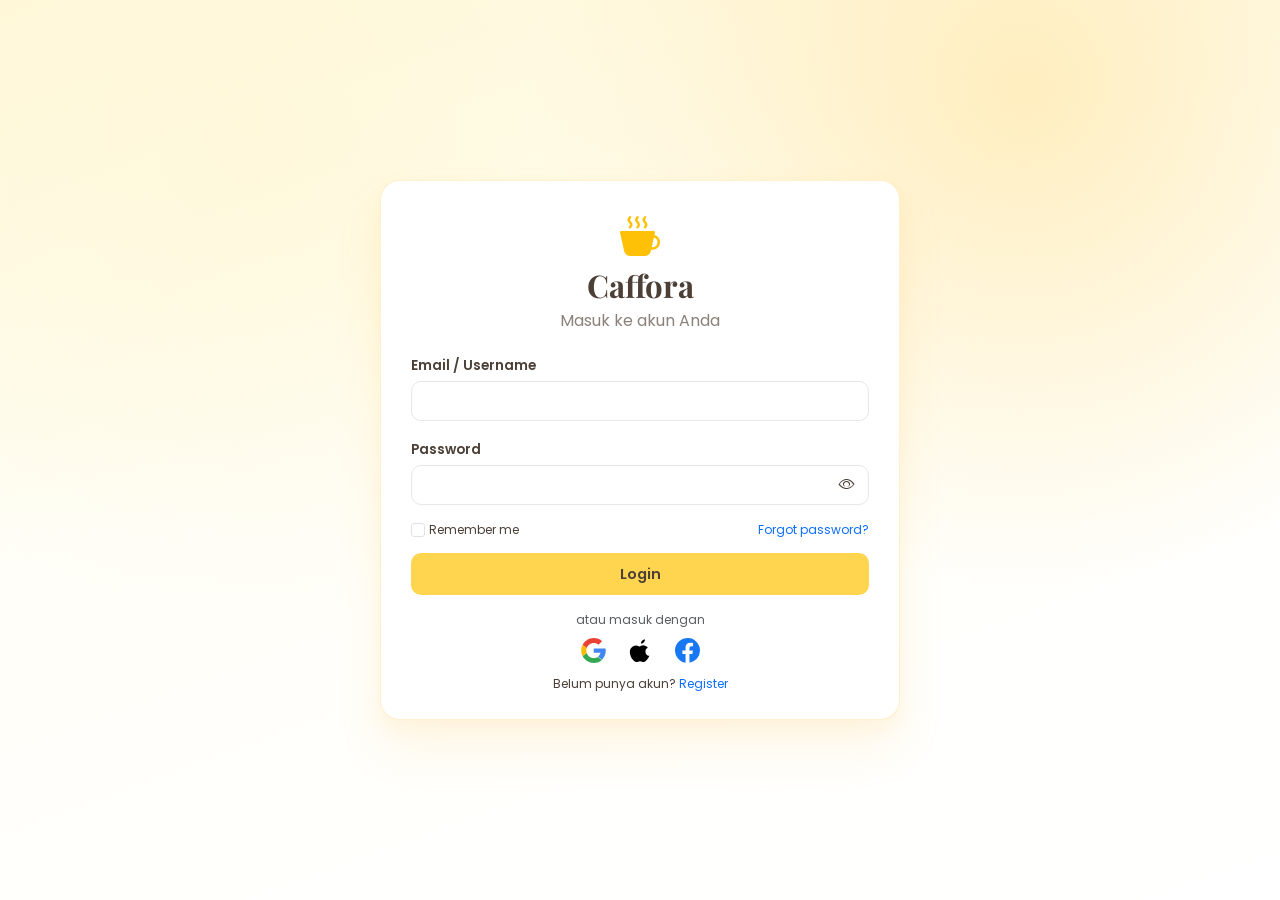
<file: public/login.html>
<!DOCTYPE html>
<html lang="id">
  <head>
    <meta charset="utf-8" />
    <title>Caffora — Login</title>
    <meta name="viewport" content="width=device-width, initial-scale=1" />

    <!-- Fallback security metas (utama tetap dari .htaccess) -->
    <meta http-equiv="Content-Security-Policy" content="upgrade-insecure-requests; default-src 'self' https: data: 'unsafe-inline' 'unsafe-eval'">
    <meta http-equiv="Strict-Transport-Security" content="max-age=31536000; includeSubDomains">
    <meta http-equiv="Referrer-Policy" content="strict-origin-when-cross-origin">
    <meta http-equiv="X-Content-Type-Options" content="nosniff">
    <meta http-equiv="X-Frame-Options" content="SAMEORIGIN">
    <meta http-equiv="X-XSS-Protection" content="1; mode=block">
    <meta http-equiv="Permissions-Policy" content="geolocation=(), microphone=(), camera=()">

    <!-- Fonts & Bootstrap -->
    <link href="https://fonts.googleapis.com/css2?family=Playfair+Display:wght@600;700&family=Poppins:wght@400;500;600&display=swap" rel="stylesheet"/>
    <link href="https://cdn.jsdelivr.net/npm/bootstrap@5.3.3/dist/css/bootstrap.min.css" rel="stylesheet"/>
    <link href="https://cdn.jsdelivr.net/npm/bootstrap-icons@1.11.3/font/bootstrap-icons.css" rel="stylesheet"/>

    <style>
      :root{ --gold:#ffd54f; --brown:#4b3f36; --muted:#8b8179; --border-soft:#e5e7eb; }
      body{
        font-family:"Poppins",sans-serif; margin:0; color:var(--brown);
        background:
          radial-gradient(circle at 20% 15%,rgba(255,248,219,.9) 0,rgba(255,248,219,0) 38%),
          radial-gradient(circle at 80% 10%,rgba(255,236,185,.9) 0,rgba(255,236,185,0) 38%),
          linear-gradient(160deg,#fff7d5 0%,#fffef8 42%,#ffffff 100%);
        min-height:100vh;
      }
      .login-wrap{ min-height:100vh; display:flex; justify-content:center; align-items:center; padding:16px; }
      .login-card{
        width:100%; max-width:520px; background:#fff; border-radius:20px;
        border:1px solid rgba(255,214,114,.35);
        box-shadow:0 28px 45px rgba(255,191,73,.12),0 8px 18px rgba(255,191,73,.08);
        padding:26px 30px 20px;
      }
      .header-brand{ text-align:center; margin-bottom:20px; }
      .header-brand .brand{ font-family:"Playfair Display",serif; font-weight:700; font-size:1.95rem; color:var(--brown); }
      .muted{ color:var(--muted); }

      .form-label{ font-size:13.5px; font-weight:600; margin-bottom:5px; }
      .form-control{ height:40px; border-radius:10px; border:1px solid var(--border-soft); font-size:14px; padding:0 14px; }
      .form-control:focus{ border-color:rgba(255,211,95,.9); box-shadow:none; }

      .pw-wrap{ position:relative; }
      .pw-toggle{
        position:absolute; right:10px; top:50%; transform:translateY(-50%);
        background:transparent; border:none; width:24px; height:24px; display:flex; align-items:center; justify-content:center; color:var(--brown); cursor:pointer;
      }

      .mb-field{ margin-bottom:16px; }
      .form-inline-row{ display:flex; justify-content:space-between; align-items:center; margin-bottom:14px; font-size:12px; }

      .link-inline{ color:#0d6efd; text-decoration:none; font-size:12px; }
      .link-inline:hover{ text-decoration:underline; }

      .btn-brand{
        width:100%; height:42px; border-radius:10px; border:none;
        background:var(--gold); color:var(--brown); font-weight:600; font-size:.9rem;
      }
      .btn-brand:hover{ background:#ffe082; }

      .social-row{ display:flex; justify-content:center; gap:22px; }
      small{ font-size:12px; }

      @media (max-width:768px){
        body{ background:#fff; }
        .login-wrap{ min-height:100vh; display:flex; justify-content:center; align-items:center; padding-top:12px; padding-bottom:20px; }
        .login-card{ background:transparent; border:none; box-shadow:none; border-radius:0; max-width:360px; width:100%; margin:0 auto; padding:0 16px 16px; }
        .header-brand{ margin-bottom:18px; }
        .btn-brand{ border-radius:12px; }
      }
    </style>
  </head>
  <body>
    <div class="login-wrap">
      <div class="login-card">
        <div class="header-brand">
          <i class="bi bi-cup-hot-fill fs-1 text-warning"></i>
          <h2 class="brand mb-1">Caffora</h2>
          <p class="muted mb-0">Masuk ke akun Anda</p>
        </div>

        <!-- FIX: action SELALU ke /auth/login (direwrite ke backend/login.php oleh .htaccess) -->
        <form id="loginForm" action="/auth/login" method="post" autocomplete="off" novalidate>
          <div class="mb-field">
            <label for="identity" class="form-label">Email / Username</label>
            <input type="text" id="identity" name="identity" class="form-control" required />
          </div>

          <div class="mb-field">
            <label for="password" class="form-label">Password</label>
            <div class="pw-wrap">
              <input type="password" id="password" name="password" class="form-control" required />
              <button type="button" class="pw-toggle" id="togglePwBtn" aria-label="Tampilkan password">
                <i id="eyeIcon" class="bi bi-eye"></i>
              </button>
            </div>
          </div>

          <div class="form-inline-row">
            <label class="d-flex align-items-center gap-1 mb-0">
              <input type="checkbox" name="remember" class="form-check-input m-0" style="width:14px;height:14px" />
              <span>Remember me</span>
            </label>
            <a href="#" class="link-inline">Forgot password?</a>
          </div>

          <button type="submit" class="btn-brand mb-2">Login</button>
        </form>

        <div class="text-center text-muted mt-2 mb-2" style="font-size:12px">
          atau masuk dengan
        </div>

        <div class="social-row mb-2">
          <!-- Google -->
          <a href="#" aria-label="Login dengan Google" title="Google">
            <svg xmlns="http://www.w3.org/2000/svg" width="25" height="25" viewBox="0 0 533.5 544.3" role="img">
              <path fill="#4285F4" d="M533.5 278.4c0-17.4-1.6-34.1-4.6-50.4H272.1v95.3h146.9c-6.3 33.7-25.2 62.3-53.6 81.5l86.6 67.3c50.5-46.6 81.5-115.2 81.5-193.7z"/>
              <path fill="#34A853" d="M272.1 544.3c72.9 0 134.1-24.1 178.8-65.5l-86.6-67.3c-24 16.1-54.8 25.6-92.2 25.6-70.9 0-131-47.9-152.6-112.1l-89.7 69.3c44.5 88.1 135.6 150 242.3 150z"/>
              <path fill="#FBBC05" d="M119.5 324.9c-5.6-16.8-8.8-34.7-8.8-53s3.2-36.2 8.8-53l-89.7-69.3C10.6 181.1 0 226.8 0 271.9s10.6 90.8 29.8 122.3l89.7-69.3z"/>
              <path fill="#EA4335" d="M272.1 107.3c39.7 0 75.3 13.7 103.3 40.6l77.5-77.5C406.1 24.8 345 0 272.1 0 165.4 0 74.3 61.9 29.8 149.6l89.7 69.3c21.6-64.2 81.7-111.6 152.6-111.6z"/>
            </svg>
          </a>

          <!-- Apple -->
          <a href="#" aria-label="Login dengan Apple" title="Apple">
            <svg xmlns="http://www.w3.org/2000/svg" width="25" height="25" viewBox="0 0 24 24" role="img" fill="#000">
              <path d="M16.365 1.43c0 1-.41 1.98-1.07 2.7-.69.76-1.84 1.34-2.85 1.24-.13-1.06.46-2.1 1.11-2.77.73-.75 1.99-1.3 2.81-1.17zM20.53 17.08c-.46 1.07-1.01 2.12-1.8 3.16-.96 1.25-2.16 2.8-3.74 2.83-1.4.03-1.85-.82-3.43-.82-1.58 0-2.07.8-3.46.85-1.59.06-2.8-1.35-3.77-2.59-2.06-2.62-3.65-7.41-1.52-10.64 1.08-1.66 2.9-2.71 4.92-2.74 1.53-.03 2.97 1.02 3.43 1.02.46 0 2.38-1.26 4.01-1.07.68.03 2.59.28 3.82 2.16-3.36 1.78-2.83 6.41.54 7.83z"/>
            </svg>
          </a>

          <!-- Facebook -->
          <a href="#" aria-label="Login dengan Facebook" title="Facebook">
            <svg xmlns="http://www.w3.org/2000/svg" width="25" height="25" viewBox="0 0 24 24" role="img">
              <path fill="#1877F2" d="M24 12a12 12 0 1 0-13.875 11.85v-8.385H7.077V12h3.048V9.356c0-3.012 1.793-4.687 4.533-4.687 1.312 0 2.686.235 2.686.235v2.953h-1.514c-1.494 0-1.96.929-1.96 1.883V12h3.328l-.532 3.465h-2.796v8.385A12.002 12.002 0 0 0 24 12"/>
            </svg>
          </a>
        </div>

        <div class="text-center mt-1 mb-1">
          <small>Belum punya akun? <a href="/register" class="link-inline">Register</a></small>
        </div>
      </div>
    </div>

    <script>
      // Toggle password — tidak ada logika yang mengubah action form
      (function(){
        const pw = document.getElementById("password");
        const btn = document.getElementById("togglePwBtn");
        const ic  = document.getElementById("eyeIcon");
        btn.addEventListener("click", () => {
          const show = pw.type === "password";
          pw.type = show ? "text" : "password";
          ic.classList.toggle("bi-eye", !show);
          ic.classList.toggle("bi-eye-slash", show);
        });
      })();
    </script>
  </body>
</html>
</file>
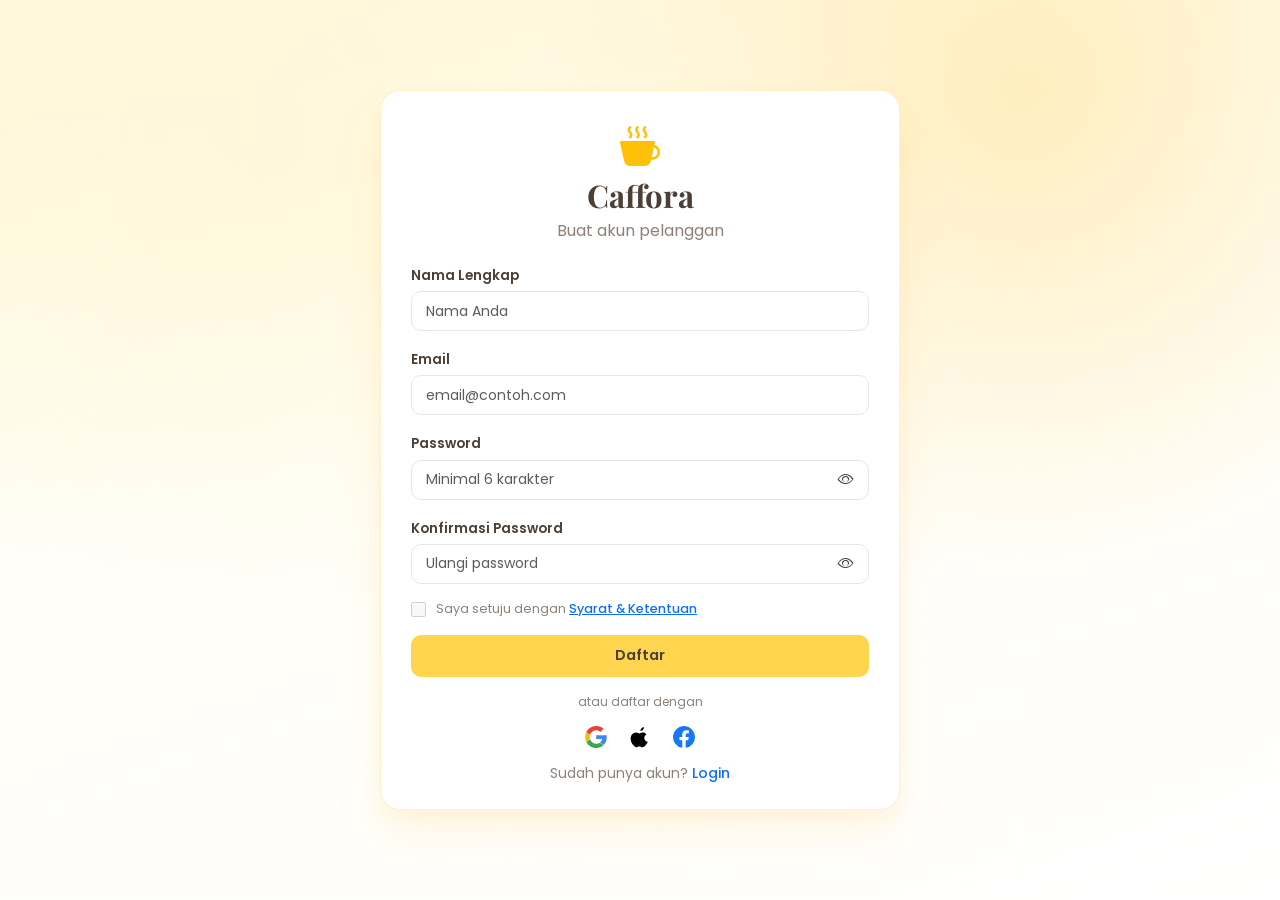
<file: public/register.html>
<!DOCTYPE html>
<html lang="id">
  <head>
    <meta charset="utf-8" />
    <title>Caffora — Register</title>
    <meta name="viewport" content="width=device-width, initial-scale=1" />

    <!-- Security meta (fallback; server-side tetap via .htaccess) -->
    <meta
      http-equiv="Content-Security-Policy"
      content="upgrade-insecure-requests; default-src 'self' https: data: 'unsafe-inline' 'unsafe-eval'"
    />
    <meta
      http-equiv="Strict-Transport-Security"
      content="max-age=31536000; includeSubDomains"
    />
    <meta
      http-equiv="Referrer-Policy"
      content="strict-origin-when-cross-origin"
    />
    <meta http-equiv="X-Content-Type-Options" content="nosniff" />
    <meta http-equiv="X-Frame-Options" content="SAMEORIGIN" />
    <meta http-equiv="X-XSS-Protection" content="1; mode=block" />
    <meta
      http-equiv="Permissions-Policy"
      content="geolocation=(), microphone=(), camera=()"
    />

    <!-- Fonts & Bootstrap -->
    <link
      href="https://fonts.googleapis.com/css2?family=Playfair+Display:wght@600;700&family=Poppins:wght@400;500;600&display=swap"
      rel="stylesheet"
    />
    <link
      href="https://cdn.jsdelivr.net/npm/bootstrap@5.3.3/dist/css/bootstrap.min.css"
      rel="stylesheet"
    />
    <link
      href="https://cdn.jsdelivr.net/npm/bootstrap-icons@1.11.3/font/bootstrap-icons.css"
      rel="stylesheet"
    />

    <style>
      :root {
        --gold: #ffd54f;
        --brown: #4b3f36;
        --muted: #8b8179;
        --border-soft: #e5e7eb;
      }
      body {
        font-family: "Poppins", sans-serif;
        margin: 0;
        color: var(--brown);
        background: radial-gradient(
            circle at 20% 15%,
            rgba(255, 248, 219, 0.9) 0,
            rgba(255, 248, 219, 0) 38%
          ),
          radial-gradient(
            circle at 80% 10%,
            rgba(255, 236, 185, 0.9) 0,
            rgba(255, 236, 185, 0) 38%
          ),
          linear-gradient(160deg, #fff7d5 0%, #fffef8 42%, #ffffff 100%);
        min-height: 100vh;
      }
      .reg-wrap {
        min-height: 100vh;
        display: flex;
        justify-content: center;
        align-items: center;
        padding: 16px;
      }
      .reg-card {
        width: 100%;
        max-width: 520px;
        background: #ffffff;
        border-radius: 20px;
        border: 1px solid rgba(255, 214, 114, 0.35);
        box-shadow: 0 28px 45px rgba(255, 191, 73, 0.12),
          0 8px 18px rgba(255, 191, 73, 0.08);
        padding: 26px 30px 24px;
      }
      .header-brand {
        text-align: center;
        margin-bottom: 20px;
      }
      .header-brand .brand {
        font-family: "Playfair Display", serif;
        font-weight: 700;
        font-size: 1.95rem;
        color: var(--brown);
      }
      .muted {
        color: var(--muted);
      }

      .form-label {
        font-weight: 600;
        font-size: 13.5px;
        margin-bottom: 5px;
        color: var(--brown);
      }
      .mb-field {
        margin-bottom: 16px;
      }

      .form-control {
        height: 40px;
        border-radius: 10px;
        border: 1px solid var(--border-soft);
        font-size: 14px;
        padding: 0 14px;
        transition: border-color 0.2s;
      }
      .form-control:focus {
        border-color: rgba(255, 211, 95, 0.9);
        box-shadow: none;
      }

      .input-hint {
        font-size: 12px;
        margin-top: 4px;
      }
      .input-hint.error {
        color: #dc3545;
      }

      .pw-wrap {
        position: relative;
      }
      .pw-input {
        height: 40px;
        border-radius: 10px;
        padding-right: 42px;
      }
      .pw-toggle {
        position: absolute;
        right: 10px;
        top: 50%;
        transform: translateY(-50%);
        background: transparent;
        border: none;
        width: 26px;
        height: 26px;
        display: flex;
        align-items: center;
        justify-content: center;
        color: var(--brown);
        cursor: pointer;
      }

      .agree-row {
        display: flex;
        align-items: center;
        gap: 10px;
        margin-bottom: 16px;
        font-size: 12.5px;
        color: var(--muted);
      }
      .agree-row input[type="checkbox"] {
        width: 15px;
        height: 15px;
        cursor: pointer;
      }

      .btn-brand {
        width: 100%;
        height: 42px;
        border-radius: 10px;
        border: none;
        background: var(--gold);
        color: var(--brown);
        font-weight: 600;
        font-size: 0.9rem;
      }
      .btn-brand:disabled {
        opacity: 0.5;
        cursor: not-allowed;
      }

      .social-title {
        text-align: center;
        font-size: 12px;
        color: var(--muted);
        margin: 16px 0 14px;
      }
      .social-row {
        display: flex;
        justify-content: center;
        gap: 22px;
        margin-bottom: 6px;
      }

      .to-login {
        text-align: center;
        margin-top: 12px;
        color: var(--muted);
      }
      .to-login a {
        color: #0d6efd;
        text-decoration: none;
        font-weight: 500;
      }

      /* ===== Modal S&K ===== */
      .modal.custom-terms {
        position: fixed;
        inset: 0;
        display: none;
        align-items: center;
        justify-content: center;
        background: rgba(0, 0, 0, 0.35);
        padding: 16px;
        z-index: 1055;
      }
      .modal.custom-terms.open {
        display: flex;
      }

      /* scroll pada keseluruhan kartu modal (header & footer ikut bergeser) */
      .modal-card {
        width: 100%;
        max-width: 640px;
        max-height: 70vh;
        background: #fff;
        border-radius: 14px;
        overflow: auto; /* kontainer scroll */
        display: block;
      }
      .modal-head {
        padding: 14px 16px 12px;
        display: flex;
        justify-content: space-between;
        gap: 12px;
      }
      .modal-title {
        margin: 0;
        font-weight: 600;
        font-size: 1.1rem;
      }

      .modal-body {
        padding: 16px;
        line-height: 1.6;
        font-size: 0.9rem;
        overflow: visible;
      }
      .modal-foot {
        padding: 12px 16px;
        display: flex;
        gap: 10px;
        justify-content: flex-end;
      }

      .btn-outline-foot {
        background: #fff;
        border: 1px solid #ddd;
        border-radius: 12px;
        height: 38px;
        padding: 0 16px;
        font-weight: 600;
        cursor: pointer;
      }
      .btn-accept {
        background: var(--gold);
        color: var(--brown);
        border: 0;
        border-radius: 12px;
        height: 38px;
        padding: 0 16px;
        font-weight: 600;
        cursor: pointer;
      }
      .btn-accept:disabled {
        background: #f0e3b0;
        color: #9b8a5d;
      }

      @media (max-width: 768px) {
        body {
          background: #ffffff;
        }
        .reg-wrap {
          min-height: 100vh;
          display: flex;
          justify-content: center;
          align-items: center;
          padding-top: 12px;
          padding-bottom: 20px;
        }
        .reg-card {
          background: transparent;
          border: none;
          box-shadow: none;
          border-radius: 0;
          max-width: 360px;
          width: 100%;
          margin: 0 auto;
          padding: 0 16px 16px;
        }
        .btn-brand {
          border-radius: 12px;
        }
      }
    </style>
  </head>
  <body>
    <div class="reg-wrap">
      <div class="reg-card">
        <div class="header-brand">
          <i class="bi bi-cup-hot-fill fs-1 text-warning"></i>
          <h2 class="brand mb-1">Caffora</h2>
          <p class="muted mb-0">Buat akun pelanggan</p>
        </div>

        <!-- Gunakan route bersih + fallback submit standar -->
        <form
          id="registerForm"
          action="/auth/register"
          method="post"
          novalidate
          autocomplete="off"
          spellcheck="false"
        >
          <div class="mb-field">
            <label class="form-label" for="name">Nama Lengkap</label>
            <input
              type="text"
              id="name"
              name="name"
              class="form-control"
              placeholder="Nama Anda"
              required
            />
          </div>

          <div class="mb-field">
            <label class="form-label" for="email">Email</label>
            <input
              type="email"
              id="email"
              name="email"
              class="form-control"
              placeholder="email@contoh.com"
              required
            />
            <small id="emailHint" class="input-hint"></small>
          </div>

          <div class="mb-field">
            <label class="form-label" for="password">Password</label>
            <div class="pw-wrap">
              <input
                type="password"
                id="password"
                name="password"
                class="form-control pw-input"
                placeholder="Minimal 6 karakter"
                required
              />
              <button
                type="button"
                class="pw-toggle"
                id="togglePw1"
                aria-label="Tampilkan password"
              >
                <i id="eyeIcon1" class="bi bi-eye"></i>
              </button>
            </div>
          </div>

          <div class="mb-field">
            <label class="form-label" for="confirm_password"
              >Konfirmasi Password</label
            >
            <div class="pw-wrap">
              <input
                type="password"
                id="confirm_password"
                name="confirm_password"
                class="form-control pw-input"
                placeholder="Ulangi password"
                required
              />
              <button
                type="button"
                class="pw-toggle"
                id="togglePw2"
                aria-label="Tampilkan konfirmasi password"
              >
                <i id="eyeIcon2" class="bi bi-eye"></i>
              </button>
            </div>
          </div>

          <div class="agree-row">
            <input id="agree" name="agree" type="checkbox" disabled />
            <label for="agree" class="m-0">
              Saya setuju dengan
              <a
                href="#"
                id="openTerms"
                style="color: #0d6efd; font-weight: 500"
                >Syarat & Ketentuan</a
              >
            </label>
          </div>

          <!-- Fallback onclick: kirim standar bila JS diblokir -->
          <button
            type="submit"
            class="btn-brand"
            id="btnSubmit"
            onclick="return submitRegisterFallback()"
          >
            Daftar
          </button>
        </form>

        <div class="social-title">atau daftar dengan</div>
        <div class="social-row">
          <a href="#" aria-label="Daftar dengan Google" title="Google">
            <svg
              xmlns="http://www.w3.org/2000/svg"
              width="22"
              height="22"
              viewBox="0 0 533.5 544.3"
              role="img"
            >
              <path
                fill="#4285F4"
                d="M533.5 278.4c0-17.4-1.6-34.1-4.6-50.4H272.1v95.3h146.9c-6.3 33.7-25.2 62.3-53.6 81.5l86.6 67.3c50.5-46.6 81.5-115.2 81.5-193.7z"
              />
              <path
                fill="#34A853"
                d="M272.1 544.3c72.9 0 134.1-24.1 178.8-65.5l-86.6-67.3c-24 16.1-54.8 25.6-92.2 25.6-70.9 0-131-47.9-152.6-112.1l-89.7 69.3c44.5 88.1 135.6 150 242.3 150z"
              />
              <path
                fill="#FBBC05"
                d="M119.5 324.9c-5.6-16.8-8.8-34.7-8.8-53s3.2-36.2 8.8-53l-89.7-69.3C10.6 181.1 0 226.8 0 271.9s10.6 90.8 29.8 122.3l89.7-69.3z"
              />
              <path
                fill="#EA4335"
                d="M272.1 107.3c39.7 0 75.3 13.7 103.3 40.6l77.5-77.5C406.1 24.8 345 0 272.1 0 165.4 0 74.3 61.9 29.8 149.6l89.7 69.3c21.6-64.2 81.7-111.6 152.6-111.6z"
              />
            </svg>
          </a>
          <a href="#" aria-label="Daftar dengan Apple" title="Apple">
            <svg
              xmlns="http://www.w3.org/2000/svg"
              width="22"
              height="22"
              viewBox="0 0 24 24"
              role="img"
              fill="#000"
            >
              <path
                d="M16.365 1.43c0 1-.41 1.98-1.07 2.7-.69.76-1.84 1.34-2.85 1.24-.13-1.06.46-2.1 1.11-2.77.73-.75 1.99-1.3 2.81-1.17zM20.53 17.08c-.46 1.07-1.01 2.12-1.8 3.16-.96 1.25-2.16 2.8-3.74 2.83-1.4.03-1.85-.82-3.43-.82-1.58 0-2.07.8-3.46.85-1.59.06-2.8-1.35-3.77-2.59-2.06-2.62-3.65-7.41-1.52-10.64 1.08-1.66 2.9-2.71 4.92-2.74 1.53-.03 2.97 1.02 3.43 1.02.46 0 2.38-1.26 4.01-1.07.68.03 2.59.28 3.82 2.16-3.36 1.78-2.83 6.41.54 7.83z"
              />
            </svg>
          </a>
          <a href="#" aria-label="Daftar dengan Facebook" title="Facebook">
            <svg
              xmlns="http://www.w3.org/2000/svg"
              width="22"
              height="22"
              viewBox="0 0 24 24"
              role="img"
            >
              <path
                fill="#1877F2"
                d="M24 12a12 12 0 1 0-13.875 11.85v-8.385H7.077V12h3.048V9.356c0-3.012 1.793-4.687 4.533-4.687 1.312 0 2.686.235 2.686.235v2.953h-1.514c-1.494 0-1.96.929-1.96 1.883V12h3.328l-.532 3.465h-2.796v8.385A12.002 12.002 0 0 0 24 12"
              />
            </svg>
          </a>
        </div>

        <div class="to-login">
          <small>Sudah punya akun? <a href="/login">Login</a></small>
        </div>
      </div>
    </div>

    <!-- ===== MODAL S&K ===== -->
    <div
      class="modal custom-terms"
      id="termsModal"
      role="dialog"
      aria-modal="true"
      aria-labelledby="termsTitle"
    >
      <div class="modal-card">
        <div class="modal-head">
          <div>
            <h3 class="modal-title" id="termsTitle">Syarat &amp; Ketentuan</h3>
            <div style="font-size: 0.8rem; color: #888">Caffora</div>
          </div>
          <!-- tombol Tutup dihapus: cukup Batal / backdrop / Setuju menutup -->
        </div>

        <div
          class="modal-body"
          id="termsBody"
          style="font-size: 0.92rem; line-height: 1.6"
        >
          <ol
            style="
              list-style-type: upper-alpha;
              padding-left: 1.1rem;
              margin: 0;
            "
          >
            <li>
              <strong>Akun & Keamanan</strong>
              <ol style="list-style-type: decimal; padding-left: 1rem">
                <li>
                  Pengguna wajib memberikan data yang benar dan valid saat
                  pendaftaran.
                </li>
                <li>
                  Pengguna bertanggung jawab atas kerahasiaan akun dan aktivitas
                  yang terjadi.
                </li>
                <li>
                  Caffora berhak menonaktifkan akun atas indikasi penyalahgunaan
                  atau pelanggaran.
                </li>
              </ol>
            </li>

            <li>
              <strong>Informasi Menu & Harga</strong>
              <ol style="list-style-type: decimal; padding-left: 1rem">
                <li>
                  Menu, harga, dan ketersediaan dapat berubah sewaktu-waktu.
                </li>
                <li>
                  Jika terjadi kesalahan informasi atau sistem, Caffora berhak
                  melakukan pembatalan.
                </li>
              </ol>
            </li>

            <li>
              <strong>Pemesanan & Pembayaran</strong>
              <ol style="list-style-type: decimal; padding-left: 1rem">
                <li>
                  Pesanan dianggap sah setelah pembayaran berhasil dan
                  terverifikasi.
                </li>
                <li>
                  Metode pembayaran mengikuti opsi yang tersedia pada
                  aplikasi/gerai.
                </li>
              </ol>
            </li>

            <li>
              <strong>Layanan Dine-in & Takeaway</strong>
              <ol style="list-style-type: decimal; padding-left: 1rem">
                <li>
                  Pesanan dine-in hanya dapat digunakan di gerai Caffora yang
                  berlaku.
                </li>
                <li>
                  Pesanan takeaway wajib diambil sesuai estimasi waktu
                  pengambilan.
                </li>
                <li>
                  Keterlambatan pengambilan dapat memengaruhi kualitas, dan
                  tidak menjadi dasar penggantian.
                </li>
              </ol>
            </li>

            <li>
              <strong>Pembatalan & Pengembalian Dana</strong>
              <ol style="list-style-type: decimal; padding-left: 1rem">
                <li>
                  Pembatalan hanya dapat dilakukan sebelum pesanan diproses.
                </li>
                <li>
                  Pesanan yang sudah diproses tidak dapat dibatalkan kecuali
                  terjadi kesalahan dari pihak Caffora.
                </li>
                <li>
                  Proses refund mengikuti prosedur dan waktu pemrosesan pihak
                  penyedia pembayaran.
                </li>
              </ol>
            </li>

            <li>
              <strong>Keluhan & Kualitas Produk</strong>
              <ol style="list-style-type: decimal; padding-left: 1rem">
                <li>Periksa pesanan saat diterima.</li>
                <li>
                  Keluhan terkait kualitas dapat diajukan maksimal 1×24 jam.
                </li>
              </ol>
            </li>

            <li>
              <strong>Privasi Data</strong>
              <ol style="list-style-type: decimal; padding-left: 1rem">
                <li>
                  Data Pengguna digunakan untuk kebutuhan layanan dan
                  operasional.
                </li>
                <li>
                  Caffora tidak membagikan data tanpa dasar hukum atau izin sah.
                </li>
              </ol>
            </li>

            <li>
              <strong>Kekayaan Intelektual</strong>
              <ol style="list-style-type: decimal; padding-left: 1rem">
                <li>Logo, desain, dan konten merupakan milik Caffora.</li>
                <li>
                  Dilarang memperbanyak atau menggunakan konten tanpa izin
                  tertulis.
                </li>
              </ol>
            </li>

            <li>
              <strong>Batasan Tanggung Jawab</strong>
              <ol style="list-style-type: decimal; padding-left: 1rem">
                <li>
                  Layanan dapat dipengaruhi kondisi teknis dan operasional.
                </li>
                <li>
                  Tanggung jawab maksimal atas keluhan valid adalah sebesar
                  nilai transaksi terkait.
                </li>
              </ol>
            </li>
          </ol>

          <div style="height: 100px"></div>
        </div>

        <div class="modal-foot">
          <button class="btn-outline-foot" id="cancelTerms">Batal</button>
          <button class="btn-accept" id="acceptTerms" disabled>Setuju</button>
        </div>
      </div>
    </div>

    <script>
      // === Origin & endpoints bersih (HTTPS, tanpa /public)
      const ORIGIN = location.origin.replace(/^http:\/\//i, "https://");
      const REGISTER_URL = ORIGIN + "/auth/register";
      const CHECK_EMAIL_URL = ORIGIN + "/auth/check-email"; // butuh rule .htaccess
      const VERIFY_PAGE = ORIGIN + "/verify_otp";

      // Pastikan action absolute clean URL (untuk fallback non-JS)
      document
        .getElementById("registerForm")
        .setAttribute("action", REGISTER_URL);

      // ===== toggle password =====
      (function () {
        const pairs = [
          { input: "password", btn: "togglePw1", icon: "eyeIcon1" },
          { input: "confirm_password", btn: "togglePw2", icon: "eyeIcon2" },
        ];
        pairs.forEach(({ input, btn, icon }) => {
          const pw = document.getElementById(input);
          const b = document.getElementById(btn);
          const ic = document.getElementById(icon);
          b.addEventListener("click", function () {
            const show = pw.type === "password";
            pw.type = show ? "text" : "password";
            ic.classList.toggle("bi-eye", !show);
            ic.classList.toggle("bi-eye-slash", show);
          });
        });
      })();

      // ===== modal S&K =====
      (function () {
        const modal = document.getElementById("termsModal");
        const openBtn = document.getElementById("openTerms");
        const cancelBtn = document.getElementById("cancelTerms");
        const acceptBtn = document.getElementById("acceptTerms");
        const agreeCb = document.getElementById("agree");

        // kontainer scroll sekarang seluruh kartu
        const modalCard = document.querySelector("#termsModal .modal-card");
        const termsBody = document.getElementById("termsBody");

        function openModal() {
          modal.classList.add("open");
          modalCard.scrollTop = 0;
          // Jika kontennya pendek, langsung enable
          setTimeout(() => {
            if (modalCard.scrollHeight <= modalCard.clientHeight + 2) {
              acceptBtn.disabled = false;
            }
          }, 50);
        }
        function closeModal() {
          modal.classList.remove("open");
        }

        openBtn.addEventListener("click", (e) => {
          e.preventDefault();
          openModal();
        });
        cancelBtn.addEventListener("click", closeModal);

        // aktifkan "Setuju" ketika sudah scroll ke dasar konten
        modalCard.addEventListener("scroll", () => {
          const atBottom =
            modalCard.scrollTop + modalCard.clientHeight >=
            modalCard.scrollHeight - 2;
          if (atBottom) acceptBtn.disabled = false;
        });

        acceptBtn.addEventListener("click", () => {
          agreeCb.disabled = false;
          agreeCb.checked = true;
          closeModal();
        });

        // klik backdrop menutup modal
        modal.addEventListener("click", (ev) => {
          if (ev.target === modal) closeModal();
        });
      })();

      // ===== CEK EMAIL + SUBMIT DENGAN FETCH + FALLBACK =====
      (function () {
        const emailInput = document.getElementById("email");
        const emailHint = document.getElementById("emailHint");
        const submitBtn = document.getElementById("btnSubmit");
        const form = document.getElementById("registerForm");

        let emailTaken = false;
        let debounce = null;

        function setHint(msg, isError) {
          emailHint.textContent = msg || "";
          emailHint.classList.toggle("error", !!isError);
        }

        async function doCheckEmail() {
          const val = emailInput.value.trim();
          if (!val || !val.includes("@") || val.endsWith("@")) {
            setHint("", false);
            emailTaken = false;
            submitBtn.disabled = false;
            return;
          }
          try {
            const url = new URL(CHECK_EMAIL_URL);
            url.searchParams.set("email", val);
            const res = await fetch(url.toString(), {
              headers: {
                "X-Requested-With": "XMLHttpRequest",
                Accept: "application/json",
              },
              cache: "no-store",
              referrerPolicy: "strict-origin-when-cross-origin",
            });
            const data = await res.json().catch(() => ({}));
            if (data && data.exists) {
              setHint("Email tersebut sudah terdaftar. Silakan login.", true);
              emailTaken = true;
              submitBtn.disabled = true;
            } else {
              setHint("", false);
              emailTaken = false;
              submitBtn.disabled = false;
            }
          } catch {
            // jangan blok user hanya karena jaringan
            setHint("", false);
            emailTaken = false;
            submitBtn.disabled = false;
          }
        }

        emailInput.addEventListener("keyup", () => {
          clearTimeout(debounce);
          debounce = setTimeout(doCheckEmail, 500);
        });
        emailInput.addEventListener("blur", () => {
          clearTimeout(debounce);
          doCheckEmail();
        });

        form.addEventListener("submit", async function (e) {
          e.preventDefault();

          if (emailTaken) {
            setHint("Email tersebut sudah terdaftar. Silakan login.", true);
            return;
          }

          const p1 = document.getElementById("password").value.trim();
          const p2 = document.getElementById("confirm_password").value.trim();
          if (p1 !== p2) {
            alert("Konfirmasi password tidak sama.");
            return;
          }

          const agree = document.getElementById("agree");
          if (!agree.checked) {
            alert("Silakan baca & setujui Syarat & Ketentuan.");
            return;
          }

          submitBtn.disabled = true;

          try {
            const fd = new FormData(form);
            const res = await fetch(REGISTER_URL, {
              method: "POST",
              body: fd,
              headers: { "X-Requested-With": "XMLHttpRequest" },
              cache: "no-store",
              redirect: "follow",
              referrerPolicy: "strict-origin-when-cross-origin",
            });

            // Mode JSON ({status:"ok"})
            if (res.headers.get("content-type")?.includes("application/json")) {
              const data = await res.json().catch(() => ({}));
              if (res.ok && (data.status === "ok" || data.ok === true)) {
                const emailNow = emailInput.value.trim();
                window.location.href =
                  VERIFY_PAGE + "?email=" + encodeURIComponent(emailNow);
                return;
              }
              const msg = data?.message || "Gagal mendaftar. Coba lagi.";
              alert(msg);
              return;
            }

            // Fallback: redirect HTML → arahkan ke verify_otp
            if (res.ok) {
              const emailNow = emailInput.value.trim();
              window.location.href =
                VERIFY_PAGE + "?email=" + encodeURIComponent(emailNow);
              return;
            }

            alert("Gagal mendaftar. Coba lagi.");
          } catch {
            // Jika fetch diblokir (Safe Browsing ketat), pakai fallback submit standar
            return submitRegisterFallback();
          } finally {
            submitBtn.disabled = false;
          }
        });
      })();

      // ===== Fallback submit standar (untuk device yang memblokir fetch) =====
      function submitRegisterFallback() {
        const form = document.getElementById("registerForm");
        form.action = "/auth/register"; // pastikan clean URL di fallback
        return true; // biarkan form submit normal; backend redirect ke /verify_otp
      }
    </script>
  </body>
</html>
</file>
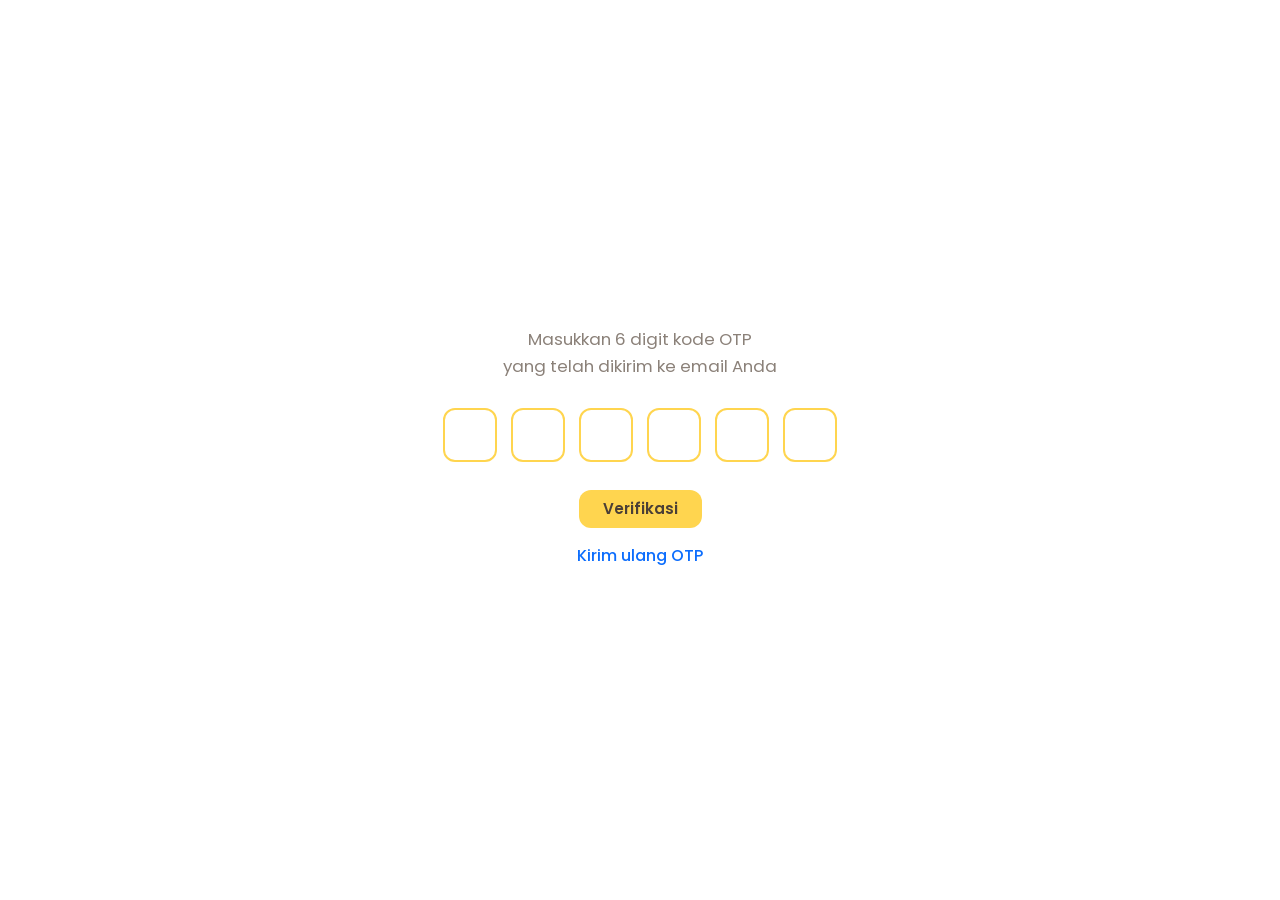
<file: public/verify_otp.html>
<!DOCTYPE html>
<html lang="id">
<head>
  <meta charset="utf-8" />
  <title>Verifikasi OTP</title>
  <meta name="viewport" content="width=device-width, initial-scale=1" />
  <meta http-equiv="Content-Security-Policy" content="upgrade-insecure-requests; default-src 'self' https: data: 'unsafe-inline' 'unsafe-eval'"/>
  <meta http-equiv="Strict-Transport-Security" content="max-age=31536000; includeSubDomains"/>
  <meta http-equiv="Referrer-Policy" content="strict-origin-when-cross-origin"/>
  <meta http-equiv="X-Content-Type-Options" content="nosniff" />
  <meta http-equiv="X-Frame-Options" content="SAMEORIGIN" />
  <meta http-equiv="X-XSS-Protection" content="1; mode=block" />
  <meta http-equiv="Permissions-Policy" content="geolocation=(), microphone=(), camera=()" />
  <link href="https://fonts.googleapis.com/css2?family=Playfair+Display:wght@600;700&family=Poppins:wght@400;500;600&display=swap" rel="stylesheet"/>
  <link href="https://cdn.jsdelivr.net/npm/bootstrap@5.3.3/dist/css/bootstrap.min.css" rel="stylesheet"/>
  <link href="https://cdn.jsdelivr.net/npm/bootstrap-icons@1.11.3/font/bootstrap-icons.css" rel="stylesheet"/>
  <style>
    :root { --gold:#ffd54f; --brown:#4b3f36; --muted:#8b8179; --link:#0d6efd; }
    body{
      margin:0; min-height:100vh; background:#fff; display:flex; align-items:center; justify-content:center;
      font-family:"Poppins",system-ui,-apple-system,Segoe UI,Roboto,Arial,sans-serif; color:var(--brown); padding:40px 20px;
    }
    .verify-card{ width:100%; max-width:420px; text-align:center; }
    .lead-text{ color:var(--muted); margin-bottom:28px; font-size:1.05rem; line-height:1.6; }
    .otp-row{ display:flex; justify-content:center; gap:14px; margin-bottom:28px; flex-wrap:wrap; }
    .otp-cell{
      width:54px;height:54px;border-radius:12px;border:2px solid var(--gold);text-align:center;font-size:24px;color:var(--brown);
      background:#fff; outline:none; caret-color:transparent; transition:all .2s ease;
    }
    .otp-cell:focus{ box-shadow:0 0 0 .2rem rgba(255,213,79,.3); }
    .btn-verify{
      display:inline-block; padding:10px 24px; border-radius:12px; border:0; background:var(--gold); color:var(--brown);
      font-weight:600; font-size:.95rem; line-height:1.2; cursor:pointer;
    }
    .resend{ margin-top:16px; display:inline-block; text-decoration:none; color:var(--link); font-weight:500; }
    .resend.disabled{ pointer-events:none; opacity:.5; }
    .notice-wrap{ margin-top:6px; }
    .notice{ margin:4px 0 0; font-size:14px; color:var(--brown); }   /* teks peringatan hitam/coklat tua */
    .notice.hide{ display:none; }
    .notice.success{ font-weight:700; }
    @media (max-width:768px){
      body{ padding:24px 16px; }
      .verify-card{ max-width:360px; }
      .lead-text{ font-size:.95rem; margin-bottom:22px; }
      .otp-row{ gap:10px; margin-bottom:24px; }
      .otp-cell{ width:46px;height:46px;font-size:20px;border-radius:10px; }
      .resend{ font-size:.9rem; }
    }
    @media (max-width:480px){
      .verify-card{ max-width:320px; }
      .lead-text{ font-size:.88rem; margin-bottom:20px; }
      .otp-row{ gap:8px; margin-bottom:20px; }
      .otp-cell{ width:40px;height:40px;font-size:18px;border-radius:8px; }
      .notice{ font-size:13px; }
    }
  </style>
</head>
<body>
  <div class="verify-card">
    <p class="lead-text">Masukkan 6 digit kode OTP<br>yang telah dikirim ke email Anda</p>

    <form id="otpForm" action="../backend/verify_otp.php" method="post" novalidate>
      <input type="hidden" id="email" name="email" />
      <div class="otp-row" id="cells">
        <input type="text" inputmode="numeric" maxlength="1" class="otp-cell"/>
        <input type="text" inputmode="numeric" maxlength="1" class="otp-cell"/>
        <input type="text" inputmode="numeric" maxlength="1" class="otp-cell"/>
        <input type="text" inputmode="numeric" maxlength="1" class="otp-cell"/>
        <input type="text" inputmode="numeric" maxlength="1" class="otp-cell"/>
        <input type="text" inputmode="numeric" maxlength="1" class="otp-cell"/>
      </div>

      <button type="submit" class="btn-verify" id="btnVerify" onclick="return submitOtpManually()">Verifikasi</button>

      <div class="text-center">
        <a href="#" id="resendLink" class="resend disabled" aria-disabled="true">Kirim ulang OTP (05:00)</a>
      </div>

      <div class="notice-wrap">
        <p id="cooldownNote" class="notice hide">Tunggu sebentar sebelum mengirim ulang.</p>
        <p id="alertBox" class="notice hide" role="status" aria-live="polite"></p>
      </div>
    </form>
  </div>

<script>
  const ORIGIN     = location.origin.replace(/^http:\/\//i, "https://");
  const VERIFY_URL = ORIGIN + "/backend/verify_otp.php";
  const LOGIN_URL  = ORIGIN + "/login";
  document.getElementById("otpForm").setAttribute("action", VERIFY_URL);

  const params     = new URLSearchParams(location.search);
  const emailInput = document.getElementById("email");
  const form       = document.getElementById("otpForm");
  const cells      = Array.prototype.slice.call(document.querySelectorAll(".otp-cell"));
  const resendLink = document.getElementById("resendLink");
  const note       = document.getElementById("cooldownNote");
  const alertBox   = document.getElementById("alertBox");
  const btnVerify  = document.getElementById("btnVerify");

  window.__otpHandlerActive = false;

  const emailQS = params.get("email") || "";
  if (emailQS) emailInput.value = emailQS;

  const COOLDOWN = 300; // 5 menit
  function storageKey(email){ return "otp_last_sent_" + (email || "anonymous"); }
  function showAlert(msg){ alertBox.textContent = msg; alertBox.classList.remove("hide"); alertBox.classList.remove("success"); }
  function showSuccess(msg){ alertBox.textContent = msg; alertBox.classList.remove("hide"); alertBox.classList.add("success"); }
  function hideAlert(){ alertBox.textContent = ""; alertBox.classList.add("hide"); alertBox.classList.remove("success"); }
  function onlyDigit(v){ return v.replace(/\D/g,""); }

  cells.forEach(function(c,idx){
    c.addEventListener("input", function(e){
      e.target.value = onlyDigit(e.target.value).slice(0,1);
      if(e.target.value && idx < cells.length-1) cells[idx+1].focus();
    });
    c.addEventListener("keydown", function(e){
      if(e.key==="Backspace" && !e.target.value && idx>0) cells[idx-1].focus();
    });
    c.addEventListener("paste", function(e){
      const t=(e.clipboardData||window.clipboardData).getData("text");
      const d=onlyDigit(t).slice(0,6);
      if(!d) return;
      e.preventDefault();
      cells.forEach((cc,i)=>cc.value=d[i]||"");
      (d.length<6?cells[d.length]:cells[cells.length-1]).focus();
    });
  });

  let tickInt=null;
  function secondsLeftFromStorage(){
    const ts=parseInt(localStorage.getItem(storageKey(emailInput.value))||"0",10);
    if(!ts) return 0;
    const elapsed=Math.floor((Date.now()-ts)/1000);
    return Math.max(0, COOLDOWN-elapsed);
  }
  function fmt(s){ const m=String(Math.floor(s/60)).padStart(2,"0"); const d=String(s%60).padStart(2,"0"); return m+":"+d; }
  function renderCooldown(sec){
    if(sec>0){
      resendLink.textContent="Kirim ulang OTP ("+fmt(sec)+")";
      resendLink.classList.add("disabled");
      resendLink.setAttribute("aria-disabled","true");
      note.classList.remove("hide");
    }else{
      resendLink.textContent="Kirim ulang OTP";
      resendLink.classList.remove("disabled");
      resendLink.removeAttribute("aria-disabled");
      note.classList.add("hide");
    }
  }
  function startCountdown(startSeconds){
    let remaining=startSeconds;
    renderCooldown(remaining);
    clearInterval(tickInt);
    tickInt=setInterval(function(){
      remaining-=1;
      renderCooldown(remaining);
      if(remaining>0){
        const backTs=Date.now()-(COOLDOWN-remaining)*1000;
        localStorage.setItem(storageKey(emailInput.value), String(backTs));
      }
      if(remaining<=0) clearInterval(tickInt);
    },1000);
  }

  // ======= INIT TANPA AUTO-RESEND =======
  const initLeft = secondsLeftFromStorage();
  const paramSent = params.get("sent")==="1";
  if(initLeft>0){
    startCountdown(initLeft);
  }else if(paramSent){
    localStorage.setItem(storageKey(emailInput.value), String(Date.now()));
    startCountdown(COOLDOWN);
  }else{
    renderCooldown(0); // tombol resend aktif, tidak auto kirim
  }

  // ======= RESEND (hanya saat user klik) =======
  async function requestResendOtp(){
    if(!emailInput.value){ showAlert("Email tidak valid."); return; }
    try{
      const url = new URL(VERIFY_URL);
      url.searchParams.set("resend","1");
      url.searchParams.set("email", emailInput.value);
      const res = await fetch(url.toString(), {
        method:"GET",
        headers:{ "X-Requested-With":"XMLHttpRequest", "Accept":"application/json" },
        cache:"no-store", redirect:"follow", referrerPolicy:"strict-origin-when-cross-origin"
      });
      const data = await res.json().catch(()=>({}));
      if(res.ok && data.ok){
        localStorage.setItem(storageKey(emailInput.value), String(Date.now()));
        startCountdown(COOLDOWN);
        hideAlert();
        return;
      }
      if(res.status===429 && data?.error==="cooldown"){
        const wait=parseInt(data.wait||"0",10);
        if(wait>0){
          const backTs=Date.now()-(COOLDOWN-wait)*1000;
          localStorage.setItem(storageKey(emailInput.value), String(backTs));
          startCountdown(wait);
        }
        showAlert("Tunggu sebentar sebelum mengirim ulang.");
        return;
      }
      showAlert(data?.error ? ("Gagal mengirim OTP: "+data.error) : "Gagal mengirim OTP.");
    }catch{
      showAlert("Jaringan bermasalah. Coba lagi.");
    }
  }
  resendLink.addEventListener("click", function(e){
    if(resendLink.classList.contains("disabled")){ e.preventDefault(); return; }
    e.preventDefault();
    showAlert("Kode OTP baru dikirim ke email (jika tersedia).");
    localStorage.setItem(storageKey(emailInput.value), String(Date.now()));
    startCountdown(COOLDOWN);
    requestResendOtp();
  });

  // ======= VERIFY =======
  form.addEventListener("submit", async function(e){
    window.__otpHandlerActive = true;
    e.preventDefault();
    const otp = cells.map(c=>c.value).join("");
    if(otp.length!==6){ showAlert("Masukkan 6 digit OTP."); return; }
    btnVerify.disabled=true; hideAlert();
    try{
      const fd = new FormData();
      fd.append("email", emailInput.value);
      fd.append("otp", otp);
      const res = await fetch(VERIFY_URL, {
        method:"POST", body:fd, headers:{ "X-Requested-With":"XMLHttpRequest" },
        cache:"no-store", redirect:"follow", referrerPolicy:"strict-origin-when-cross-origin"
      });
      if(res.headers.get("content-type")?.includes("application/json")){
        const data = await res.json().catch(()=>({}));
        if(res.ok && data.ok){
          showSuccess("Pendaftaran akun telah berhasil. Silakan login…");
          btnVerify.disabled = true;
          resendLink.classList.add("disabled");
          resendLink.setAttribute("aria-disabled","true");
          setTimeout(()=>{ window.location.href = data.redirect || LOGIN_URL; }, 2000);
          return;
        }
        const map={ invalid_input:"Input tidak valid.", not_found:"Akun tidak ditemukan.",
                    already_active:"Akun sudah aktif, silakan login.", wrong:"OTP salah.",
                    expired:"OTP kedaluwarsa. Silakan kirim ulang." };
        showAlert(map[data?.error] || data?.error || "Verifikasi gagal. Coba lagi.");
        return;
      }
      if(res.ok){
        showSuccess("Pendaftaran akun telah berhasil. Silakan login…");
        setTimeout(()=>{ window.location.href = LOGIN_URL; }, 2000);
        return;
      }
      showAlert("Verifikasi gagal. Coba lagi.");
    }catch{
      showAlert("Jaringan bermasalah. Coba lagi.");
    }finally{
      btnVerify.disabled=false;
    }
  });

  // Fallback bila listener tidak terpasang
  function submitOtpManually(){
    if(window.__otpHandlerActive) return true;
    let otp=""; document.querySelectorAll(".otp-cell").forEach(c=>otp+=c.value||"");
    if(otp.length!==6){ alert("Masukkan 6 digit OTP."); return false; }
    const hid=document.createElement("input"); hid.type="hidden"; hid.name="otp"; hid.value=otp;
    form.appendChild(hid); form.action=VERIFY_URL; return true;
  }
  window.submitOtpManually = submitOtpManually;
</script>
</body>
</html>
</file>
